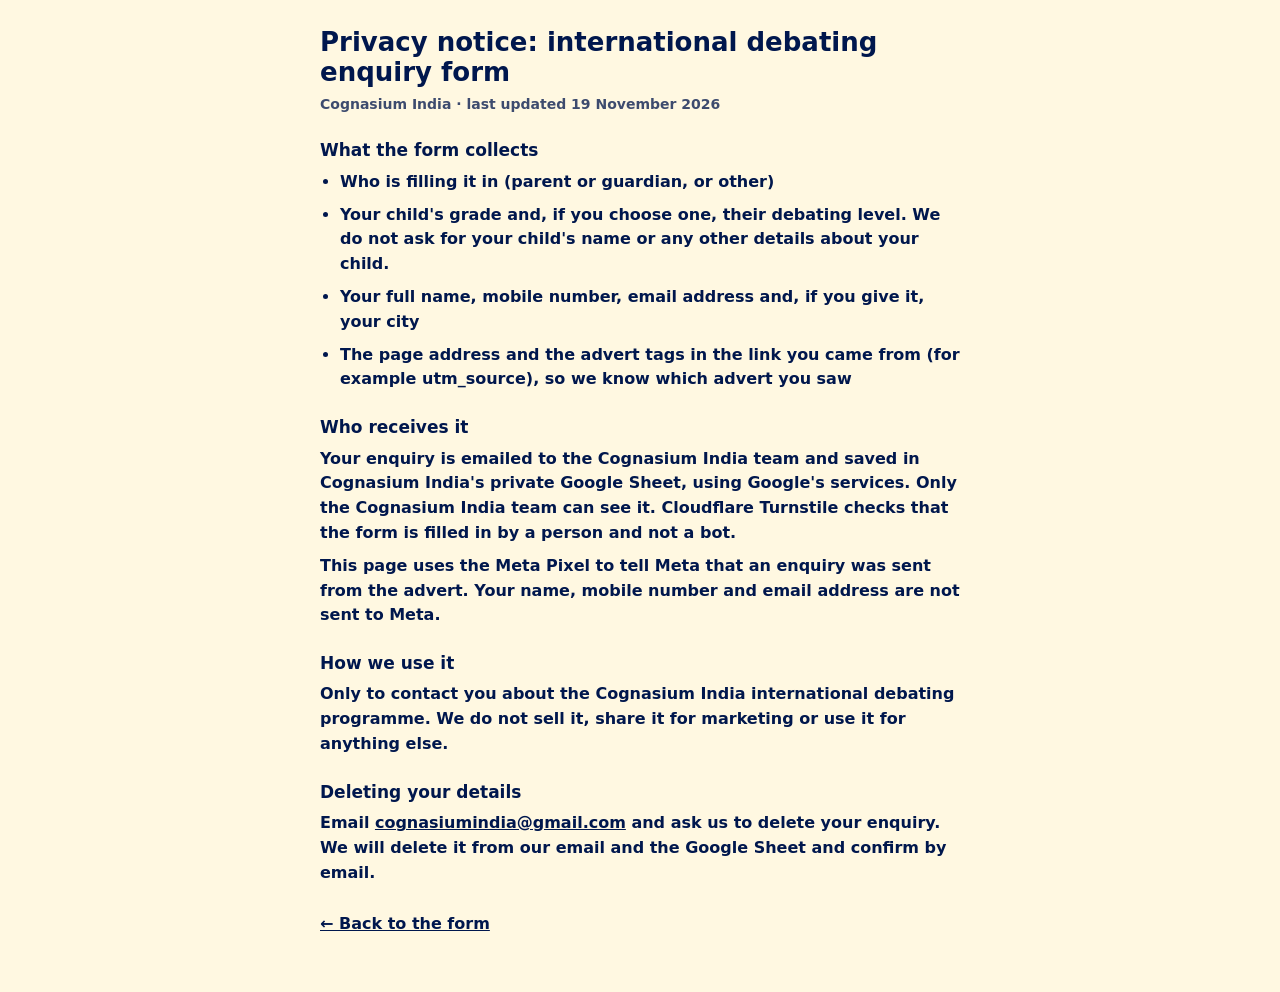
<file: privacy.html>
<!DOCTYPE html>
<html lang="en-IN">
<head>
  <meta charset="utf-8">
  <meta name="viewport" content="width=device-width, initial-scale=1">
  <title>Privacy notice | Cognasium India international debating</title>
  <meta name="robots" content="noindex, nofollow">
  <meta name="theme-color" content="#FFD51F">
  <link rel="icon" type="image/png" sizes="32x32" href="assets/favicon-32.png">
  <style>
    body { margin: 0; background: #FFF8E1; color: #00174D; font: 600 16px/1.55 Nunito, system-ui, -apple-system, "Segoe UI", sans-serif; }
    main { max-width: 640px; margin: 0 auto; padding: 28px 20px 48px; }
    h1 { font-size: 26px; line-height: 1.15; margin: 0 0 6px; }
    h2 { font-size: 17px; margin: 22px 0 6px; }
    p, li { margin: 0 0 8px; }
    ul { padding-left: 20px; margin: 0 0 8px; }
    .meta { color: #3D4B6E; font-size: 14px; margin-bottom: 18px; }
    a { color: #00174D; font-weight: 800; }
  </style>
</head>
<body>
<main>
  <h1>Privacy notice: international debating enquiry form</h1>
  <p class="meta">Cognasium India · last updated 19 November 2026</p>

  <h2>What the form collects</h2>
  <ul>
    <li>Who is filling it in (parent or guardian, or other)</li>
    <li>Your child's grade and, if you choose one, their debating level. We do not ask for your child's name or any other details about your child.</li>
    <li>Your full name, mobile number, email address and, if you give it, your city</li>
    <li>The page address and the advert tags in the link you came from (for example utm_source), so we know which advert you saw</li>
  </ul>

  <h2>Who receives it</h2>
  <p>Your enquiry is emailed to the Cognasium India team and saved in Cognasium India's private Google Sheet, using Google's services. Only the Cognasium India team can see it. Cloudflare Turnstile checks that the form is filled in by a person and not a bot.</p>
  <p>This page uses the Meta Pixel to tell Meta that an enquiry was sent from the advert. Your name, mobile number and email address are not sent to Meta.</p>

  <h2>How we use it</h2>
  <p>Only to contact you about the Cognasium India international debating programme. We do not sell it, share it for marketing or use it for anything else.</p>

  <h2>Deleting your details</h2>
  <p>Email <a href="mailto:cognasiumindia@gmail.com">cognasiumindia@gmail.com</a> and ask us to delete your enquiry. We will delete it from our email and the Google Sheet and confirm by email.</p>

  <p style="margin-top:26px"><a href="./">&larr; Back to the form</a></p>
</main>
</body>
</html>
</file>
